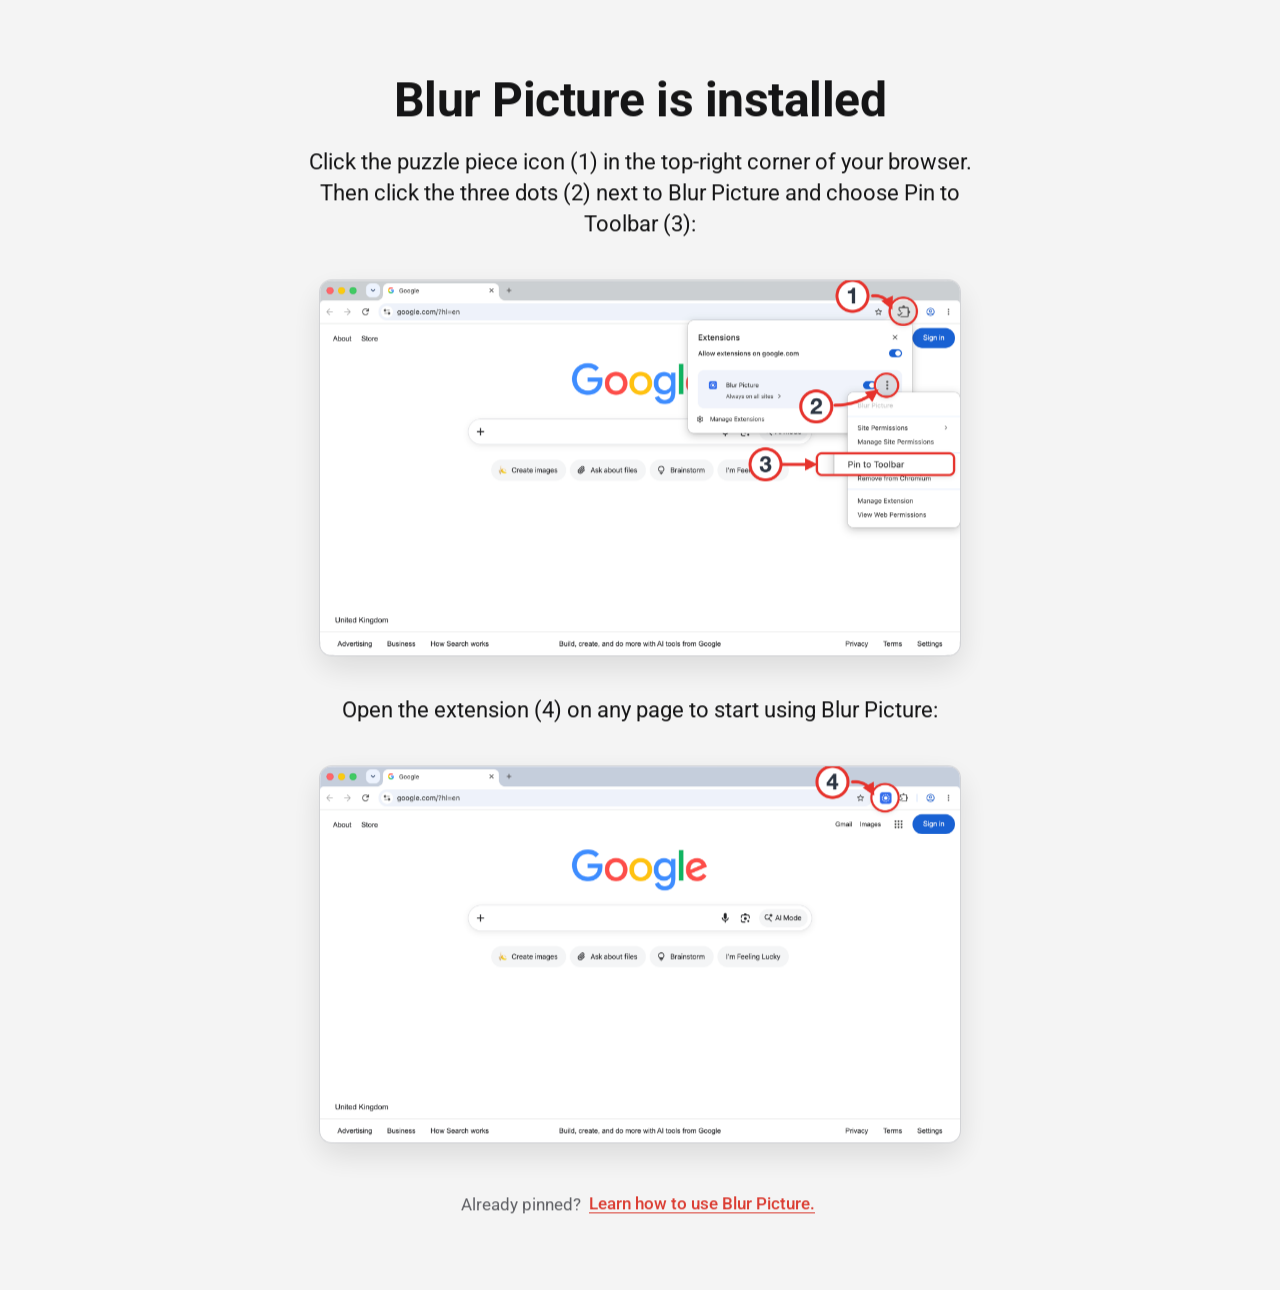
<file: index.html>
<!DOCTYPE html>
<html lang="en">
<head>
  <meta charset="UTF-8">
  <title>Blur Picture</title>
  <meta name="robots" content="noindex">
  <meta http-equiv="refresh" content="0; url=welcome/">
  <link rel="canonical" href="welcome/">
</head>
<body>
  <p><a href="welcome/">Blur Picture</a> · <a href="privacy/">Privacy Policy</a></p>
</body>
</html>
</file>
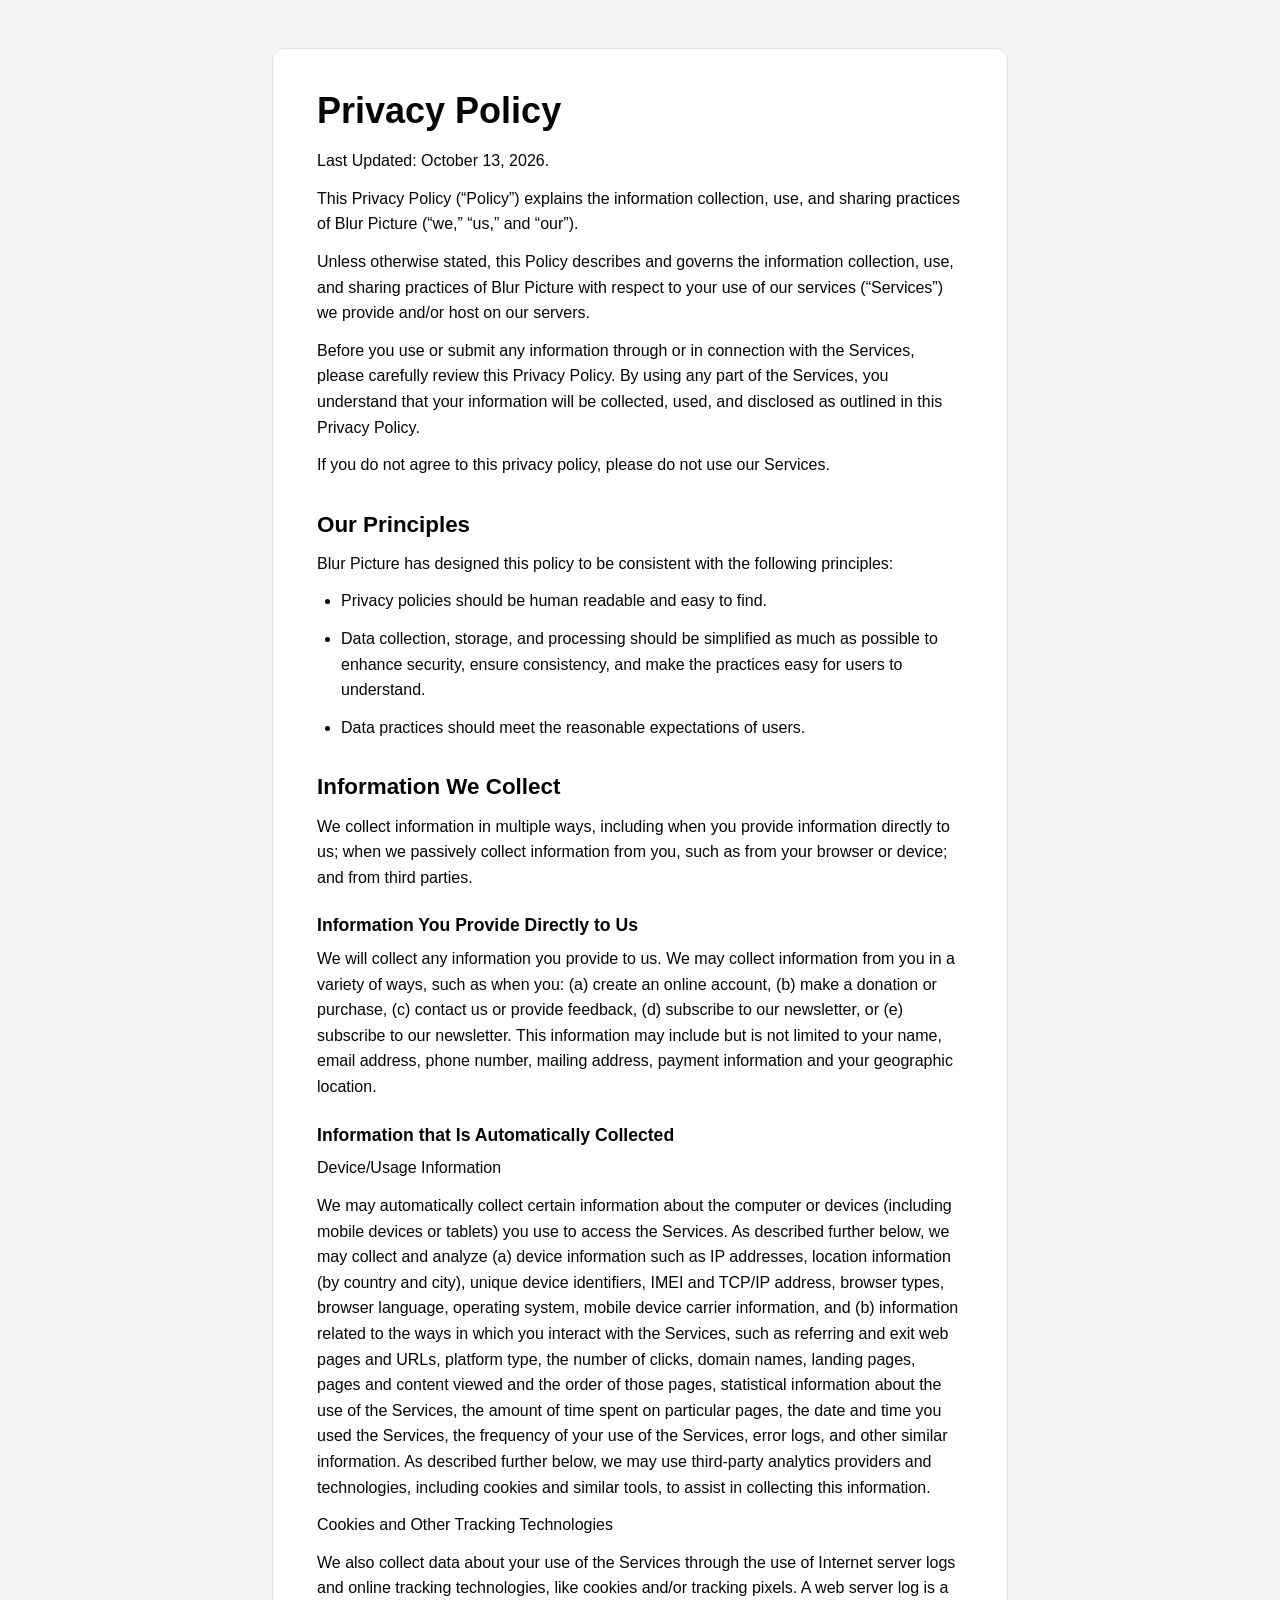
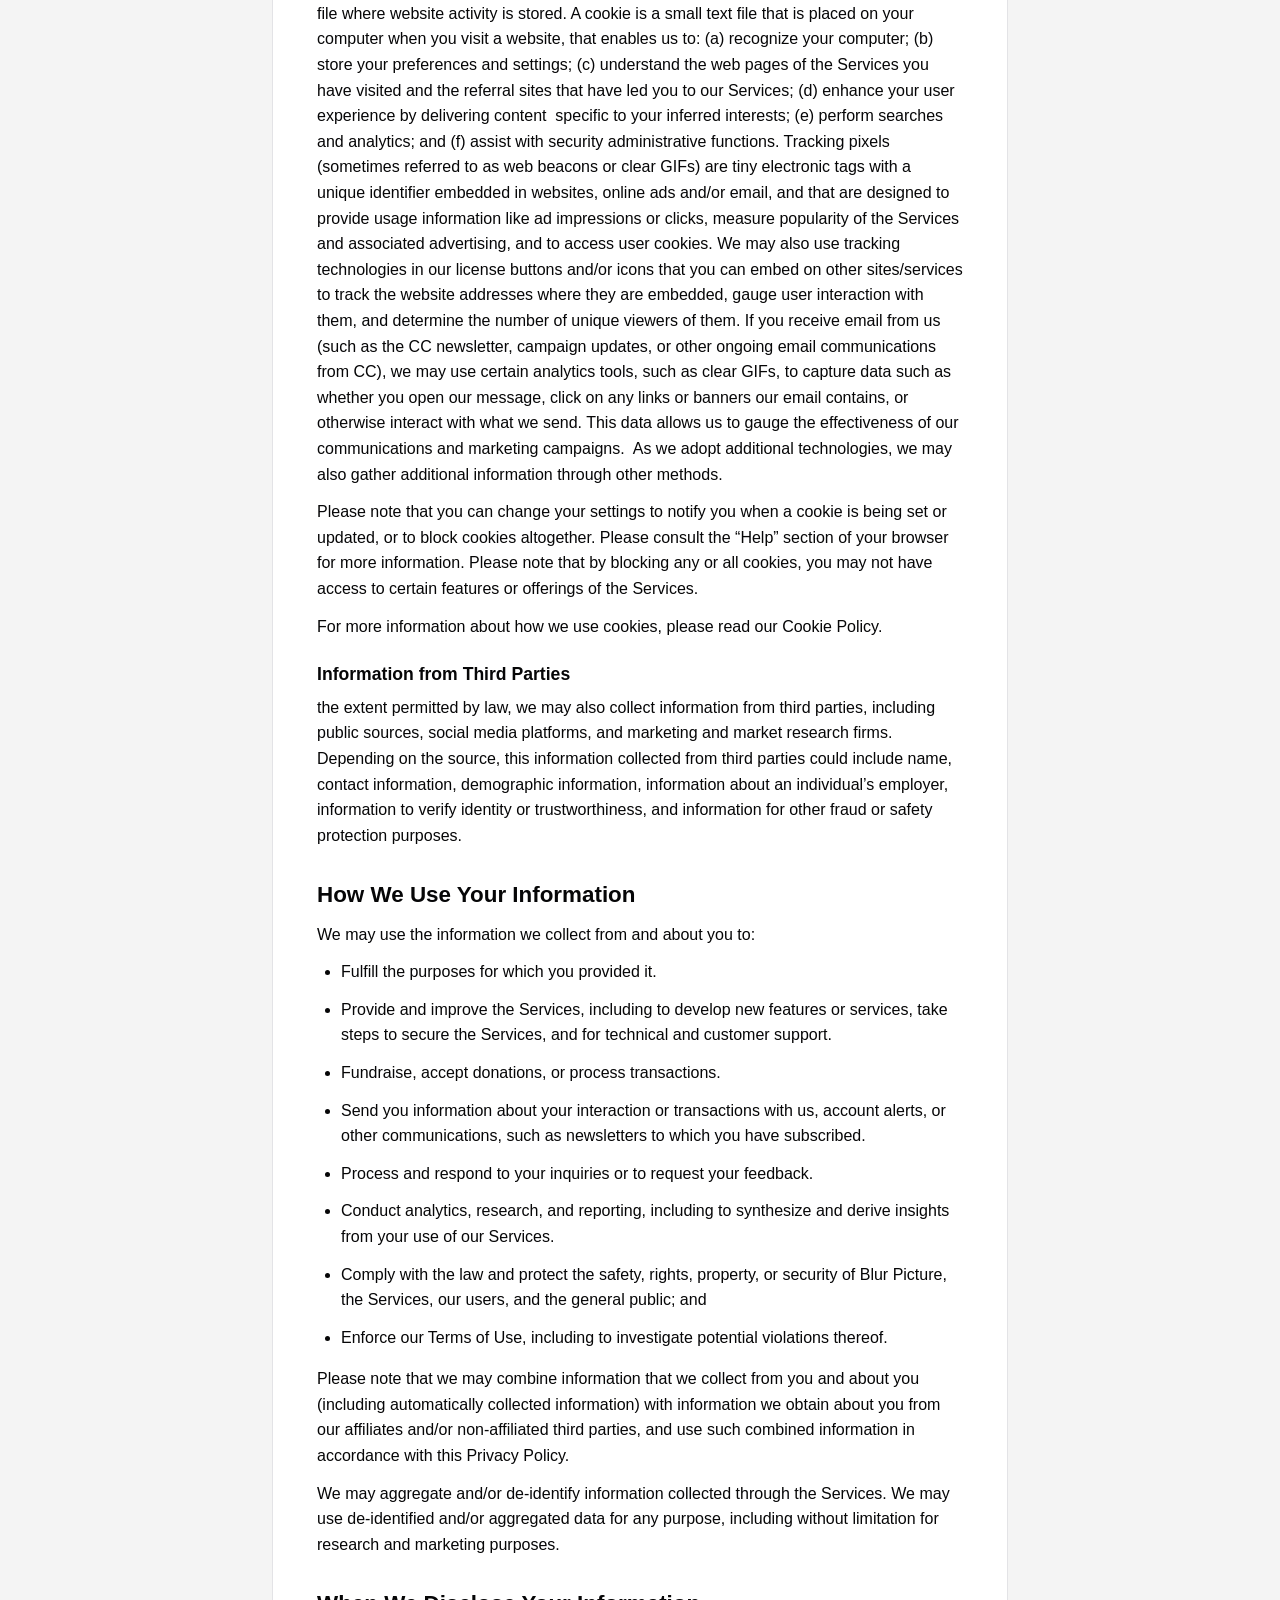
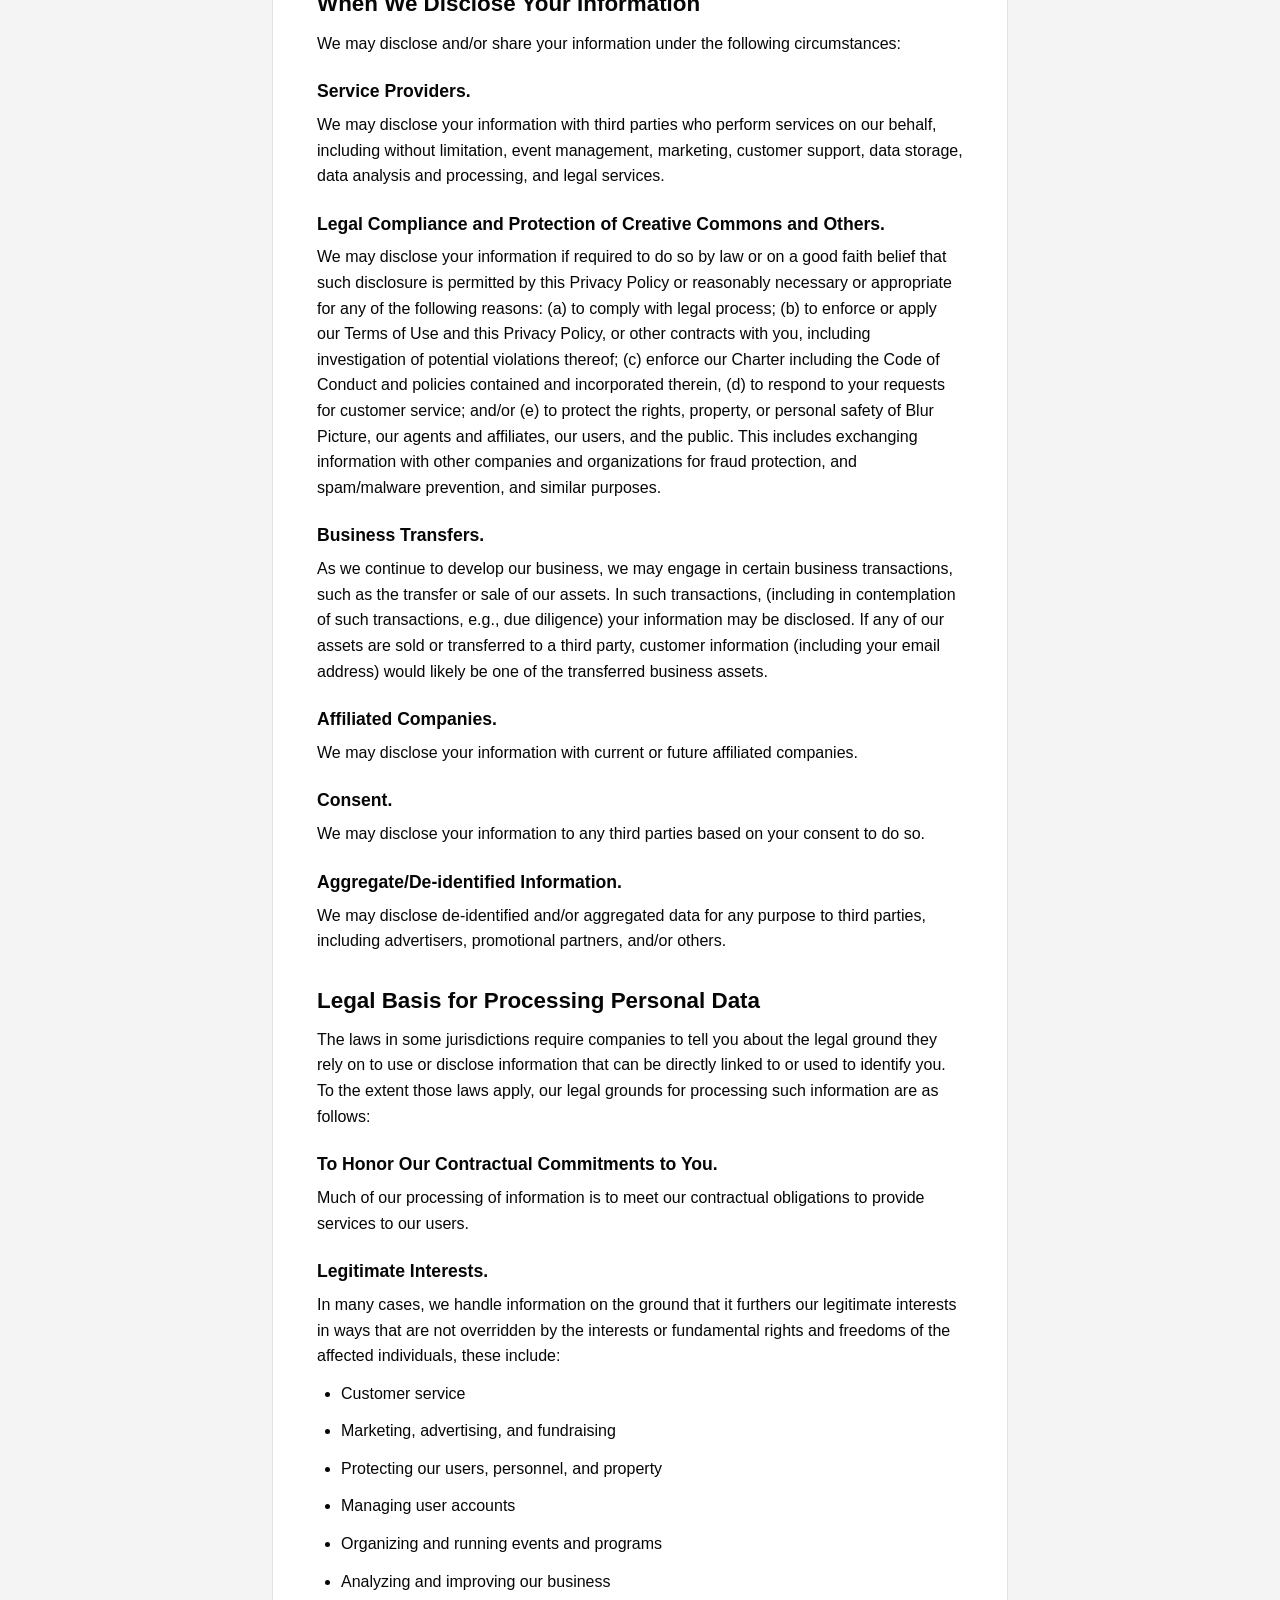
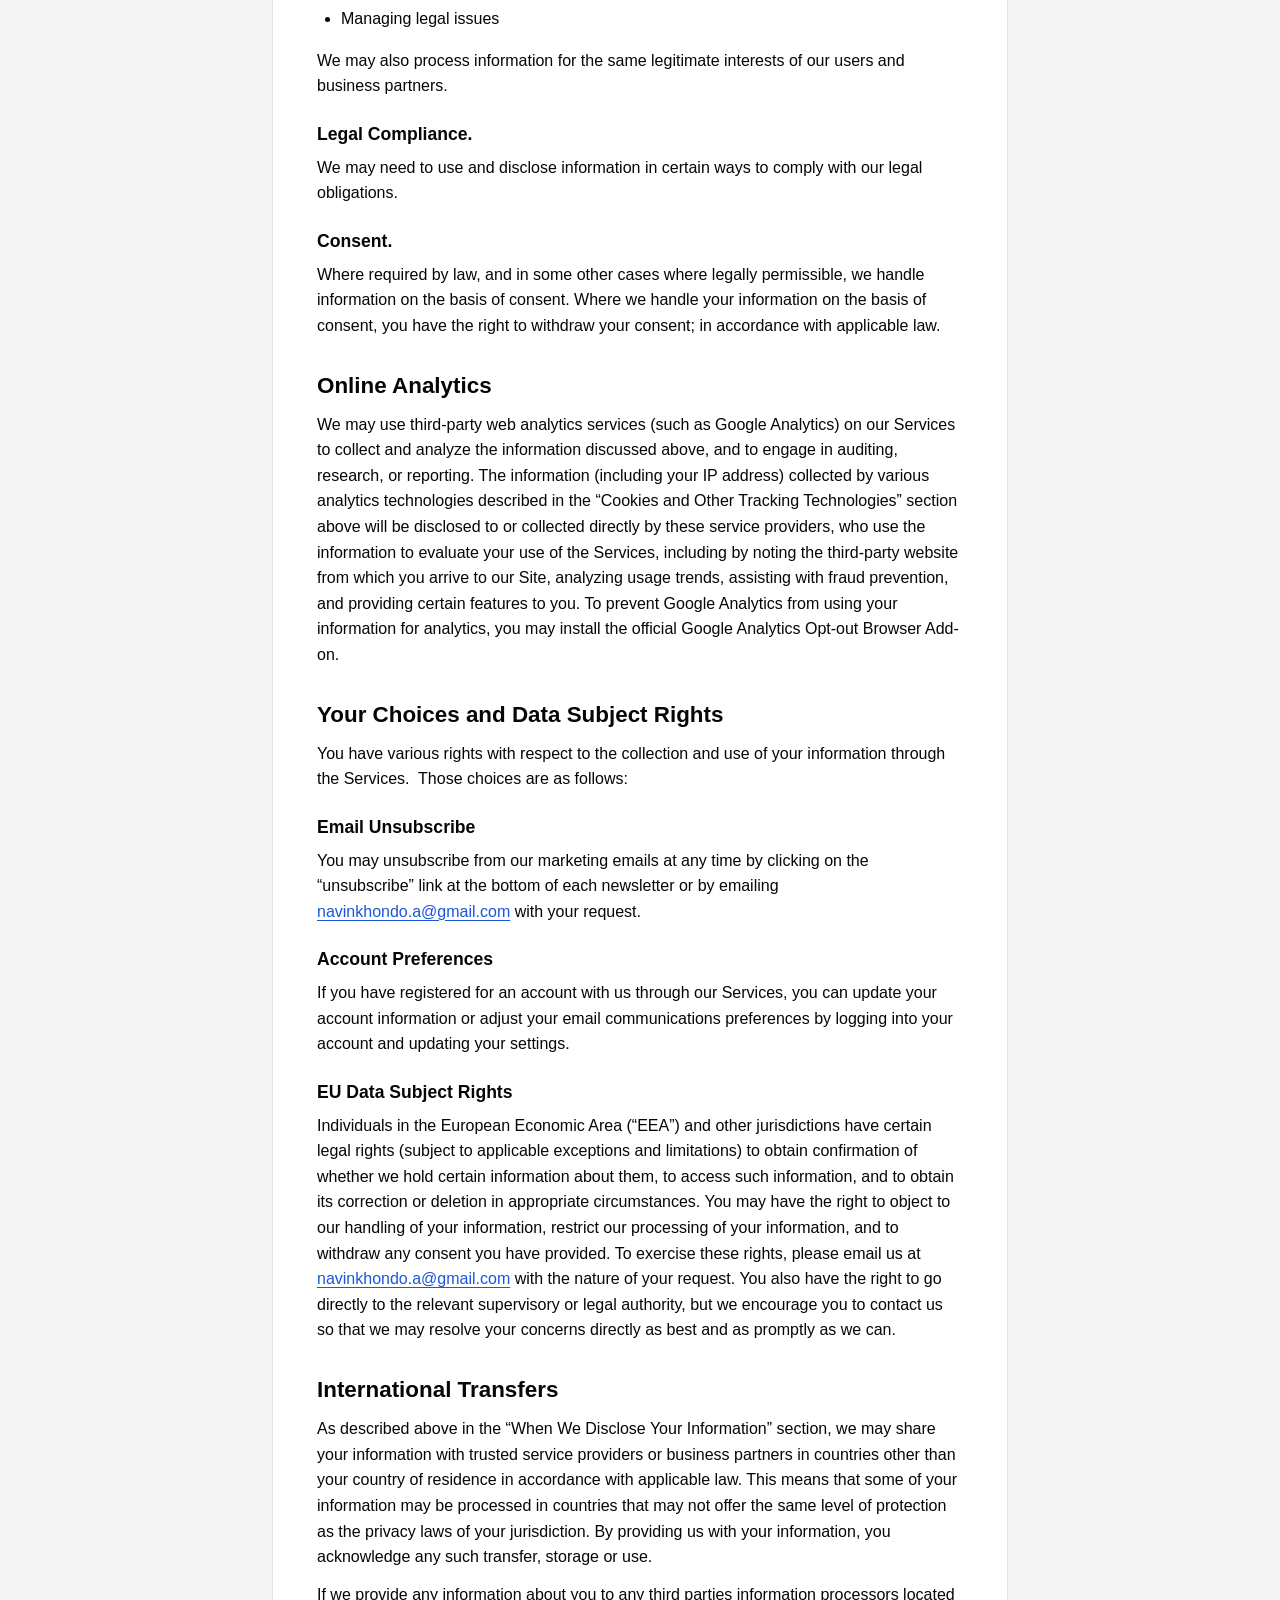
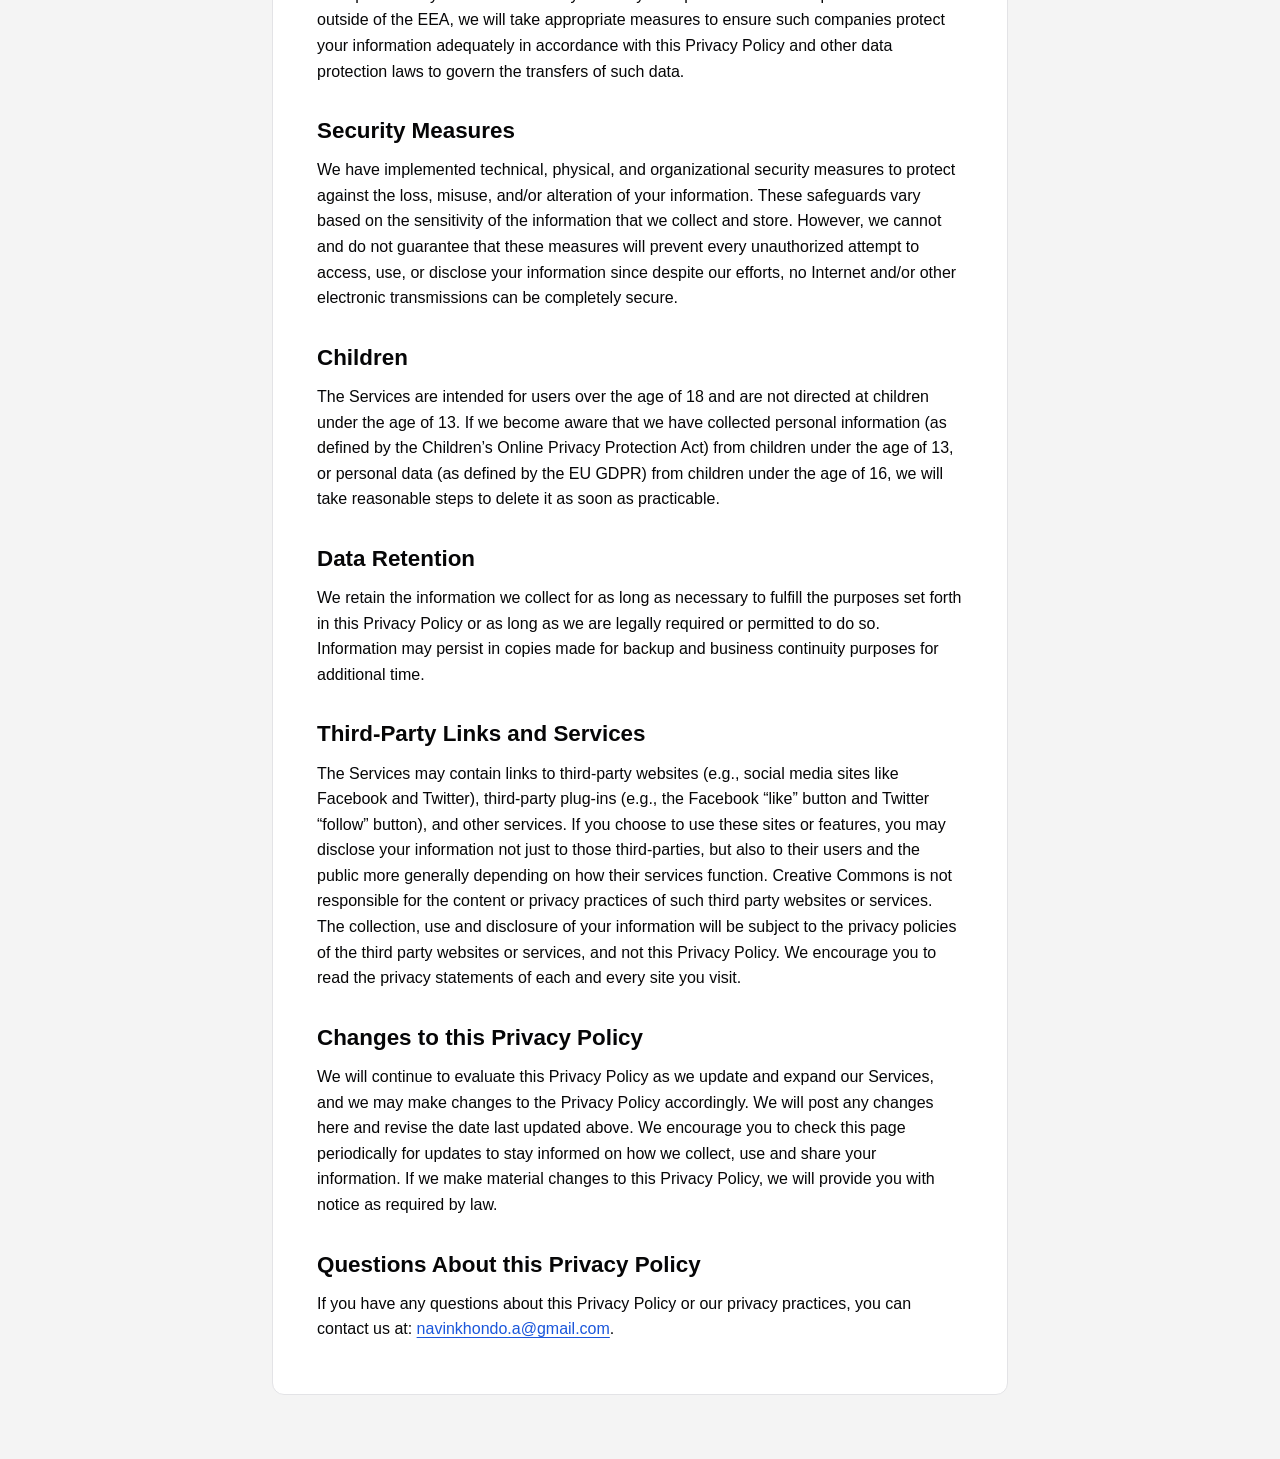
<file: privacy/index.html>
<!DOCTYPE html>
<html lang="en">
<head>
  <meta charset="UTF-8">
  <meta name="viewport" content="width=device-width, initial-scale=1">
  <title>Privacy Policy | Blur Picture</title>
  <meta name="robots" content="noindex">
  <link rel="icon" type="image/png" sizes="128x128" href="../welcome/img/icon-128.png">
  <link rel="icon" type="image/png" sizes="48x48" href="../welcome/img/icon-48.png">
  <style>
    body { margin: 0; background: #f4f4f4; color: #060607; font-family: Roboto, -apple-system, "Segoe UI", Helvetica, Arial, sans-serif; font-size: 1rem; line-height: 1.6; }
    .page { max-width: 46rem; margin: 0 auto; padding: 3rem 1rem 4rem; }
    .doc { background: #fff; border: 1px solid #e3e3e6; border-radius: 0.75rem; padding: 2.5rem 2.75rem; }
    h1 { margin: 0 0 1rem; font-size: 2.25rem; line-height: 1.2; }
    h2 { margin: 2rem 0 0.75rem; font-size: 1.4rem; line-height: 1.3; }
    h3 { margin: 1.5rem 0 0.5rem; font-size: 1.1rem; line-height: 1.35; }
    p, li { margin: 0 0 0.75rem; }
    ul { margin: 0 0 1rem; padding-left: 1.5rem; }
    a { color: #1a56db; text-underline-offset: 0.2em; overflow-wrap: anywhere; }
    @media (max-width: 720px) { .page { padding-top: 1.5rem; } .doc { padding: 1.5rem 1.25rem; } h1 { font-size: 1.9rem; } }
  </style>
</head>
<body>
  <main class="page">
    <article class="doc">
      <h1>Privacy Policy</h1>
      <p>Last Updated: October 13, 2026.</p>
      <p>This Privacy Policy (“Policy”) explains the information collection, use, and sharing practices of Blur Picture (“we,” “us,” and “our”).</p>
      <p>Unless otherwise stated, this Policy describes and governs the information collection, use, and sharing practices of Blur Picture with respect to your use of our services (“Services”) we provide and/or host on our servers.</p>
      <p>Before you use or submit any information through or in connection with the Services, please carefully review this Privacy Policy. By using any part of the Services, you understand that your information will be collected, used, and disclosed as outlined in this Privacy Policy.</p>
      <p>If you do not agree to this privacy policy, please do not use our Services.</p>
      <h2>Our Principles</h2>
      <p>Blur Picture has designed this policy to be consistent with the following principles:</p>
      <ul>
      <li>Privacy policies should be human readable and easy to find.</li>
      <li>Data collection, storage, and processing should be simplified as much as possible to enhance security, ensure consistency, and make the practices easy for users to understand.</li>
      <li>Data practices should meet the reasonable expectations of users.</li>
      </ul>
      <h2>Information We Collect</h2>
      <p>We collect information in multiple ways, including when you provide information directly to us; when we passively collect information from you, such as from your browser or device; and from third parties.</p>
      <h3>Information You Provide Directly to Us</h3>
      <p>We will collect any information you provide to us. We may collect information from you in a variety of ways, such as when you: (a) create an online account, (b) make a donation or purchase, (c) contact us or provide feedback, (d) subscribe to our newsletter, or (e) subscribe to our newsletter. This information may include but is not limited to your name, email address, phone number, mailing address, payment information and your geographic location.</p>
      <h3>Information that Is Automatically Collected</h3>
      <p>Device/Usage Information</p>
      <p>We may automatically collect certain information about the computer or devices (including mobile devices or tablets) you use to access the Services. As described further below, we may collect and analyze (a) device information such as IP addresses, location information (by country and city), unique device identifiers, IMEI and TCP/IP address, browser types, browser language, operating system, mobile device carrier information, and (b) information related to the ways in which you interact with the Services, such as referring and exit web pages and URLs, platform type, the number of clicks, domain names, landing pages, pages and content viewed and the order of those pages, statistical information about the use of the Services, the amount of time spent on particular pages, the date and time you used the Services, the frequency of your use of the Services, error logs, and other similar information. As described further below, we may use third-party analytics providers and technologies, including cookies and similar tools, to assist in collecting this information.</p>
      <p>Cookies and Other Tracking Technologies</p>
      <p>We also collect data about your use of the Services through the use of Internet server logs and online tracking technologies, like cookies and/or tracking pixels. A web server log is a file where website activity is stored. A cookie is a small text file that is placed on your computer when you visit a website, that enables us to: (a) recognize your computer; (b) store your preferences and settings; (c) understand the web pages of the Services you have visited and the referral sites that have led you to our Services; (d) enhance your user experience by delivering content  specific to your inferred interests; (e) perform searches and analytics; and (f) assist with security administrative functions. Tracking pixels (sometimes referred to as web beacons or clear GIFs) are tiny electronic tags with a unique identifier embedded in websites, online ads and/or email, and that are designed to provide usage information like ad impressions or clicks, measure popularity of the Services and associated advertising, and to access user cookies. We may also use tracking technologies in our license buttons and/or icons that you can embed on other sites/services to track the website addresses where they are embedded, gauge user interaction with them, and determine the number of unique viewers of them. If you receive email from us (such as the CC newsletter, campaign updates, or other ongoing email communications from CC), we may use certain analytics tools, such as clear GIFs, to capture data such as whether you open our message, click on any links or banners our email contains, or otherwise interact with what we send. This data allows us to gauge the effectiveness of our communications and marketing campaigns.  As we adopt additional technologies, we may also gather additional information through other methods.</p>
      <p>Please note that you can change your settings to notify you when a cookie is being set or updated, or to block cookies altogether. Please consult the “Help” section of your browser for more information. Please note that by blocking any or all cookies, you may not have access to certain features or offerings of the Services.</p>
      <p>For more information about how we use cookies, please read our Cookie Policy.</p>
      <h3>Information from Third Parties</h3>
      <p>the extent permitted by law, we may also collect information from third parties, including public sources, social media platforms, and marketing and market research firms. Depending on the source, this information collected from third parties could include name, contact information, demographic information, information about an individual’s employer, information to verify identity or trustworthiness, and information for other fraud or safety protection purposes.</p>
      <h2>How We Use Your Information</h2>
      <p>We may use the information we collect from and about you to:</p>
      <ul>
      <li>Fulfill the purposes for which you provided it.</li>
      <li>Provide and improve the Services, including to develop new features or services, take steps to secure the Services, and for technical and customer support.</li>
      <li>Fundraise, accept donations, or process transactions.</li>
      <li>Send you information about your interaction or transactions with us, account alerts, or other communications, such as newsletters to which you have subscribed.</li>
      <li>Process and respond to your inquiries or to request your feedback.</li>
      <li>Conduct analytics, research, and reporting, including to synthesize and derive insights from your use of our Services.</li>
      <li>Comply with the law and protect the safety, rights, property, or security of Blur Picture, the Services, our users, and the general public; and</li>
      <li>Enforce our Terms of Use, including to investigate potential violations thereof.</li>
      </ul>
      <p>Please note that we may combine information that we collect from you and about you (including automatically collected information) with information we obtain about you from our affiliates and/or non-affiliated third parties, and use such combined information in accordance with this Privacy Policy.</p>
      <p>We may aggregate and/or de-identify information collected through the Services. We may use de-identified and/or aggregated data for any purpose, including without limitation for research and marketing purposes.</p>
      <h2>When We Disclose Your Information</h2>
      <p>We may disclose and/or share your information under the following circumstances:</p>
      <h3>Service Providers.</h3>
      <p>We may disclose your information with third parties who perform services on our behalf, including without limitation, event management, marketing, customer support, data storage, data analysis and processing, and legal services.</p>
      <h3>Legal Compliance and Protection of Creative Commons and Others.</h3>
      <p>We may disclose your information if required to do so by law or on a good faith belief that such disclosure is permitted by this Privacy Policy or reasonably necessary or appropriate for any of the following reasons: (a) to comply with legal process; (b) to enforce or apply our Terms of Use and this Privacy Policy, or other contracts with you, including investigation of potential violations thereof; (c) enforce our Charter including the Code of Conduct and policies contained and incorporated therein, (d) to respond to your requests for customer service; and/or (e) to protect the rights, property, or personal safety of Blur Picture, our agents and affiliates, our users, and the public. This includes exchanging information with other companies and organizations for fraud protection, and spam/malware prevention, and similar purposes.</p>
      <h3>Business Transfers.</h3>
      <p>As we continue to develop our business, we may engage in certain business transactions, such as the transfer or sale of our assets. In such transactions, (including in contemplation of such transactions, e.g., due diligence) your information may be disclosed. If any of our assets are sold or transferred to a third party, customer information (including your email address) would likely be one of the transferred business assets.</p>
      <h3>Affiliated Companies.</h3>
      <p>We may disclose your information with current or future affiliated companies.</p>
      <h3>Consent.</h3>
      <p>We may disclose your information to any third parties based on your consent to do so.</p>
      <h3>Aggregate/De-identified Information.</h3>
      <p>We may disclose de-identified and/or aggregated data for any purpose to third parties, including advertisers, promotional partners, and/or others.</p>
      <h2>Legal Basis for Processing Personal Data</h2>
      <p>The laws in some jurisdictions require companies to tell you about the legal ground they rely on to use or disclose information that can be directly linked to or used to identify you. To the extent those laws apply, our legal grounds for processing such information are as follows:</p>
      <h3>To Honor Our Contractual Commitments to You.</h3>
      <p>Much of our processing of information is to meet our contractual obligations to provide services to our users.</p>
      <h3>Legitimate Interests.</h3>
      <p>In many cases, we handle information on the ground that it furthers our legitimate interests in ways that are not overridden by the interests or fundamental rights and freedoms of the affected individuals, these include:</p>
      <ul>
      <li>Customer service</li>
      <li>Marketing, advertising, and fundraising</li>
      <li>Protecting our users, personnel, and property</li>
      <li>Managing user accounts</li>
      <li>Organizing and running events and programs</li>
      <li>Analyzing and improving our business</li>
      <li>Managing legal issues</li>
      </ul>
      <p>We may also process information for the same legitimate interests of our users and business partners.</p>
      <h3>Legal Compliance.</h3>
      <p>We may need to use and disclose information in certain ways to comply with our legal obligations.</p>
      <h3>Consent.</h3>
      <p>Where required by law, and in some other cases where legally permissible, we handle information on the basis of consent. Where we handle your information on the basis of consent, you have the right to withdraw your consent; in accordance with applicable law.</p>
      <h2>Online Analytics</h2>
      <p>We may use third-party web analytics services (such as Google Analytics) on our Services to collect and analyze the information discussed above, and to engage in auditing, research, or reporting. The information (including your IP address) collected by various analytics technologies described in the “Cookies and Other Tracking Technologies” section above will be disclosed to or collected directly by these service providers, who use the information to evaluate your use of the Services, including by noting the third-party website from which you arrive to our Site, analyzing usage trends, assisting with fraud prevention, and providing certain features to you. To prevent Google Analytics from using your information for analytics, you may install the official Google Analytics Opt-out Browser Add-on.</p>
      <h2>Your Choices and Data Subject Rights</h2>
      <p>You have various rights with respect to the collection and use of your information through the Services.  Those choices are as follows:</p>
      <h3>Email Unsubscribe</h3>
      <p>You may unsubscribe from our marketing emails at any time by clicking on the “unsubscribe” link at the bottom of each newsletter or by emailing <a href="mailto:navinkhondo.a@gmail.com">navinkhondo.a@gmail.com</a> with your request.</p>
      <h3>Account Preferences</h3>
      <p>If you have registered for an account with us through our Services, you can update your account information or adjust your email communications preferences by logging into your account and updating your settings.</p>
      <h3>EU Data Subject Rights</h3>
      <p>Individuals in the European Economic Area (“EEA”) and other jurisdictions have certain legal rights (subject to applicable exceptions and limitations) to obtain confirmation of whether we hold certain information about them, to access such information, and to obtain its correction or deletion in appropriate circumstances. You may have the right to object to our handling of your information, restrict our processing of your information, and to withdraw any consent you have provided. To exercise these rights, please email us at <a href="mailto:navinkhondo.a@gmail.com">navinkhondo.a@gmail.com</a> with the nature of your request. You also have the right to go directly to the relevant supervisory or legal authority, but we encourage you to contact us so that we may resolve your concerns directly as best and as promptly as we can.</p>
      <h2>International Transfers</h2>
      <p>As described above in the “When We Disclose Your Information” section, we may share your information with trusted service providers or business partners in countries other than your country of residence in accordance with applicable law. This means that some of your information may be processed in countries that may not offer the same level of protection as the privacy laws of your jurisdiction. By providing us with your information, you acknowledge any such transfer, storage or use.</p>
      <p>If we provide any information about you to any third parties information processors located outside of the EEA, we will take appropriate measures to ensure such companies protect your information adequately in accordance with this Privacy Policy and other data protection laws to govern the transfers of such data.</p>
      <h2>Security Measures</h2>
      <p>We have implemented technical, physical, and organizational security measures to protect against the loss, misuse, and/or alteration of your information. These safeguards vary based on the sensitivity of the information that we collect and store. However, we cannot and do not guarantee that these measures will prevent every unauthorized attempt to access, use, or disclose your information since despite our efforts, no Internet and/or other electronic transmissions can be completely secure.</p>
      <h2>Children</h2>
      <p>The Services are intended for users over the age of 18 and are not directed at children under the age of 13. If we become aware that we have collected personal information (as defined by the Children’s Online Privacy Protection Act) from children under the age of 13, or personal data (as defined by the EU GDPR) from children under the age of 16, we will take reasonable steps to delete it as soon as practicable.</p>
      <h2>Data Retention</h2>
      <p>We retain the information we collect for as long as necessary to fulfill the purposes set forth in this Privacy Policy or as long as we are legally required or permitted to do so. Information may persist in copies made for backup and business continuity purposes for additional time.</p>
      <h2>Third-Party Links and Services</h2>
      <p>The Services may contain links to third-party websites (e.g., social media sites like Facebook and Twitter), third-party plug-ins (e.g., the Facebook “like” button and Twitter “follow” button), and other services. If you choose to use these sites or features, you may disclose your information not just to those third-parties, but also to their users and the public more generally depending on how their services function. Creative Commons is not responsible for the content or privacy practices of such third party websites or services. The collection, use and disclosure of your information will be subject to the privacy policies of the third party websites or services, and not this Privacy Policy. We encourage you to read the privacy statements of each and every site you visit.</p>
      <h2>Changes to this Privacy Policy</h2>
      <p>We will continue to evaluate this Privacy Policy as we update and expand our Services, and we may make changes to the Privacy Policy accordingly. We will post any changes here and revise the date last updated above. We encourage you to check this page periodically for updates to stay informed on how we collect, use and share your information. If we make material changes to this Privacy Policy, we will provide you with notice as required by law.</p>
      <h2>Questions About this Privacy Policy</h2>
      <p>If you have any questions about this Privacy Policy or our privacy practices, you can contact us at: <a href="mailto:navinkhondo.a@gmail.com">navinkhondo.a@gmail.com</a>.</p>
    </article>
  </main>
</body>
</html>
</file>
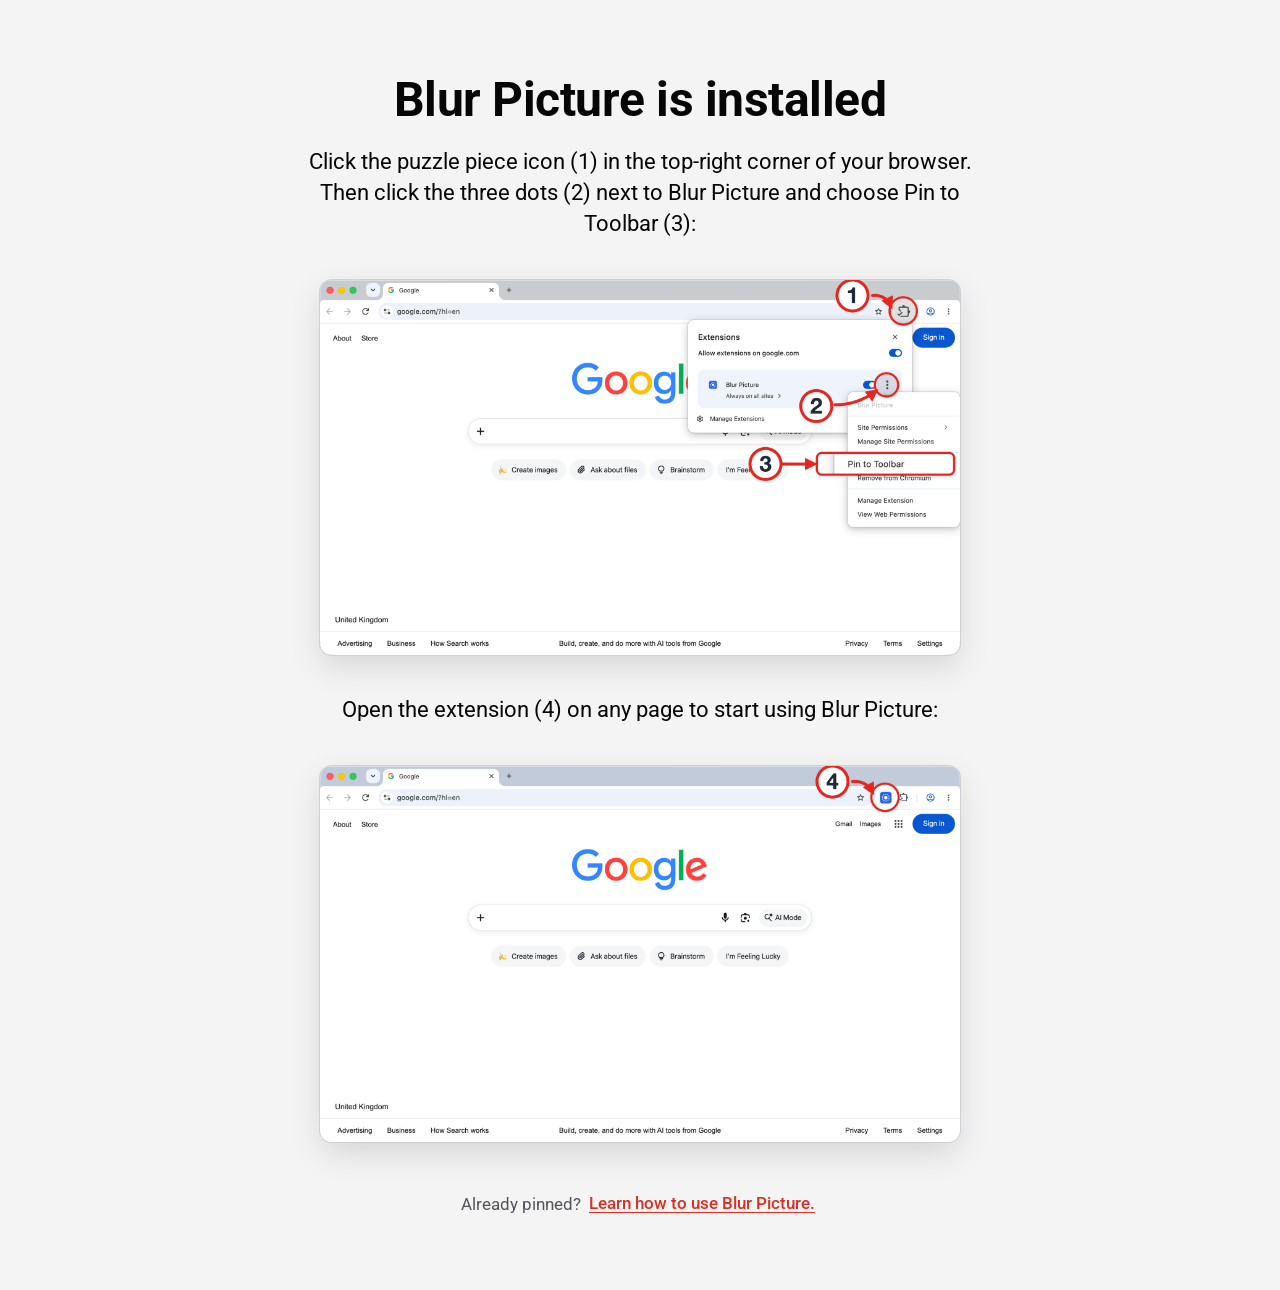
<file: welcome/index.html>
<!DOCTYPE html>
<html lang="en">
<head>
  <meta charset="UTF-8">
  <meta name="viewport" content="width=device-width, initial-scale=1">
  <title>Welcome to Blur Picture!</title>
  <meta name="description" content="Blur Picture is installed. Pin it to the toolbar to learn how to blur faces and text in any picture.">
  <meta name="robots" content="noindex">
  <link rel="icon" type="image/png" sizes="128x128" href="img/icon-128.png">
  <link rel="icon" type="image/png" sizes="48x48" href="img/icon-48.png">
  <link rel="apple-touch-icon" href="img/icon-128.png">
  <link rel="preconnect" href="https://fonts.googleapis.com">
  <link rel="preconnect" href="https://fonts.gstatic.com" crossorigin>
  <link rel="stylesheet" href="https://fonts.googleapis.com/css2?family=Roboto:wght@400;500;700&display=swap">
  <link rel="stylesheet" href="styles.css">
</head>
<!-- Default is "pin": without JS the user still gets the pin guide. -->
<body data-mode="pin">
  <main class="page">

    <!-- Mode 1: the extension is hidden in the puzzle menu -->
    <section class="mode mode-pin" aria-labelledby="pin-title">
      <h1 id="pin-title">Blur Picture is installed</h1>
      <p class="lead">Click the puzzle piece icon (1) in the top-right corner of your browser. Then click the three dots (2) next to Blur Picture and choose Pin to Toolbar (3):</p>
      <figure class="shot">
        <img src="img/pin-steps.png" width="2072" height="1216" alt="Chrome toolbar: the puzzle piece (1) opens the Extensions menu, the three dots (2) next to Blur Picture open its menu, and Pin to Toolbar (3) keeps it on the toolbar.">
      </figure>
      <p class="lead">Open the extension (4) on any page to start using Blur Picture:</p>
      <figure class="shot">
        <img src="img/open-extension.png" width="2072" height="1216" alt="The Blur Picture icon (4) is pinned to the Chrome toolbar." loading="lazy">
      </figure>
      <p class="switch">
        Already pinned? <a href="#usage" data-switch="usage">Learn how to use Blur Picture.</a>
      </p>
    </section>

    <!-- Mode 2: the extension is already on the toolbar -->
    <section class="mode mode-usage" aria-labelledby="usage-title">
      <h1 id="usage-title">Blur Picture is ready</h1>
      <p class="lead">It’s already in your toolbar. Here’s how to get the most out of it:</p>

      <figure class="shot shot-toolbar">
        <picture>
          <source media="(max-width: 720px)" srcset="img/toolbar-click-mobile.png" width="890" height="243">
          <img src="img/toolbar-click.png" width="2072" height="243" alt="Click the Blur Picture icon on the Chrome toolbar.">
        </picture>
        <figcaption>Click the Blur Picture icon on any page to open the editor.</figcaption>
      </figure>

      <ol class="steps">
        <li class="step">
          <div class="step-text">
            <h2><span class="num">1</span>Upload a picture</h2>
            <p>Click <b>Upload image</b> and choose a picture from your computer.</p>
          </div>
          <figure class="popup"><img src="img/usage-upload.png" width="680" height="640" alt="Blur Picture Editor with an Upload Image button" loading="lazy"></figure>
        </li>

        <li class="step">
          <div class="step-text">
            <h2><span class="num">2</span>Hide faces and text</h2>
            <p>Drag over the part you want to hide — a face, name, or license plate. It will be blurred right away.</p>
          </div>
          <figure class="popup"><img src="img/usage-blur.png" width="680" height="642" alt="A picture in Blur Picture with the face and license plate blurred." loading="lazy"></figure>
        </li>

        <li class="step">
          <div class="step-text">
            <h2><span class="num">3</span>Download results</h2>
            <p>Click <b>Download</b>. To change the format, click the arrow next to it and choose <b>PNG</b>, <b>JPG</b>, or <b>WebP</b>.</p>
          </div>
          <figure class="popup"><img src="img/usage-download.png" width="680" height="642" alt="The Download button supports PNG, JPG, and WebP formats." loading="lazy"></figure>
        </li>
      </ol>

      <p class="switch">
        Don’t see the icon in your toolbar? <a href="#pin" data-switch="pin">Learn how to pin it.</a>
      </p>
    </section>

  </main>
  <script src="app.js"></script>
</body>
</html>
</file>
<file: welcome/styles.css>
/* Study Timer welcome page — keeps the look of the original study-timer.pro/welcome page:
   light grey canvas, Roboto, large bold title, wide Chrome screenshots. */
:root {
  --background: #f4f4f4;
  --foreground: #060607;
  --muted: #55565b;
  --card: #ffffff;
  --border: #e3e3e6;
  --primary: #d93025;          /* red of the step markers in the screenshots */
  --focus: #fbbf24;            /* badge color during focus (from the extension) */
  --break: #60a5fa;            /* badge color during breaks (from the extension) */
  --ring: rgba(217, 48, 37, 0.35);
  --radius: 0.75rem;
}

* { box-sizing: border-box; }

html { -webkit-text-size-adjust: 100%; }

body {
  margin: 0;
  background: var(--background);
  color: var(--foreground);
  font-family: Roboto, -apple-system, "Segoe UI", Helvetica, Arial, sans-serif;
  font-size: 1rem;
  line-height: 1.5;
}

.page {
  max-width: 57rem;
  margin: 0 auto;
  padding: 4.5rem 1rem 4rem;
}

/* Only the section that matches body[data-mode] is visible. */
.mode { display: none; }
body[data-mode="pin"] .mode-pin,
body[data-mode="usage"] .mode-usage { display: block; animation: fade-in 0.25s ease-out; }

@keyframes fade-in { from { opacity: 0; transform: translateY(6px); } to { opacity: 1; transform: none; } }

h1 {
  margin: 0 0 1.25rem;
  text-align: center;
  font-size: clamp(2rem, 5vw, 3rem);
  font-weight: 700;
  line-height: 1.15;
  letter-spacing: -0.01em;
}

.lead {
  max-width: 42rem;
  margin: 0 auto 2.5rem;
  text-align: center;
  font-size: clamp(1.0625rem, 2.2vw, 1.375rem);
  line-height: 1.4;
}

.shot { margin: 0 0 3.5rem; }
.shot img {
  display: block;
  width: 100%;
  height: auto;
  border-radius: var(--radius);
}
.shot figcaption {
  margin-top: 1rem;
  text-align: center;
  color: var(--muted);
  font-size: 1.0625rem;
}

/* Usage guide steps: text on the left, real popup screenshot on the right. */
.steps {
  list-style: none;
  margin: 0;
  padding: 0;
  display: grid;
  gap: 1.25rem;
}
.step {
  display: grid;
  grid-template-columns: minmax(0, 1fr) 17rem;
  gap: 2rem;
  align-items: center;
  padding: 1.75rem;
  background: var(--card);
  border: 1px solid var(--border);
  border-radius: var(--radius);
  box-shadow: 0 1px 2px rgba(0, 0, 0, 0.04);
}
.step h2 {
  display: flex;
  align-items: center;
  gap: 0.75rem;
  margin: 0 0 0.75rem;
  font-size: 1.5rem;
  font-weight: 700;
  line-height: 1.25;
}
.step p { margin: 0 0 0.75rem; font-size: 1.0625rem; }
.step p:last-child { margin-bottom: 0; }

.num {
  flex: none;
  display: inline-grid;
  place-items: center;
  width: 2.25rem;
  height: 2.25rem;
  border: 2px solid var(--primary);
  border-radius: 50%;
  color: var(--primary);
  font-size: 1.125rem;
  font-weight: 700;
}

.popup { margin: 0; }
.popup img {
  display: block;
  width: 100%;
  height: auto;
  border: 1px solid var(--border);
  border-radius: 0.5rem;
  box-shadow: 0 6px 20px rgba(0, 0, 0, 0.08);
}

/* Inline Lucide-style icons next to the button names. */
.ico-inline { white-space: nowrap; font-weight: 700; }
.ico-inline svg {
  width: 1.05em;
  height: 1.05em;
  margin: 0 0.25em 0 0.05em;
  vertical-align: -0.15em;
  fill: none;
  stroke: currentColor;
  stroke-width: 2;
  stroke-linecap: round;
  stroke-linejoin: round;
}

.dot {
  display: inline-block;
  width: 0.7em;
  height: 0.7em;
  margin: 0 0.3em 0 0.1em;
  border-radius: 50%;
  vertical-align: 0;
}
.dot-focus { background: var(--focus); }
.dot-break { background: var(--break); }

.kbd {
  display: inline-block;
  padding: 0.05em 0.45em;
  border: 1px solid var(--border);
  border-bottom-width: 2px;
  border-radius: 0.375rem;
  background: var(--card);
  font-family: inherit;
  font-size: 0.95em;
  font-weight: 500;
  white-space: nowrap;
}

.switch {
  margin: 2.5rem 0 0;
  text-align: center;
  color: var(--muted);
  font-size: 1.0625rem;
}
.switch a {
  display: inline-block;
  min-height: 2.75rem;
  padding: 0.6rem 0.25rem;
  color: var(--primary);
  font-weight: 500;
  text-underline-offset: 0.2em;
}
a:focus-visible {
  outline: 3px solid var(--ring);
  outline-offset: 2px;
  border-radius: 0.25rem;
}

@media (max-width: 720px) {
  .page { padding-top: 2.5rem; }
  .lead { margin-bottom: 1.75rem; }
  .shot { margin-bottom: 2.5rem; }
  .step { grid-template-columns: 1fr; gap: 1.25rem; padding: 1.25rem; }
  .step h2 { font-size: 1.3rem; }
  .popup { max-width: 17rem; margin: 0 auto; width: 100%; }
}

@media (prefers-reduced-motion: reduce) {
  body[data-mode] .mode { animation: none; }
}

/* Blur Picture: a clear frame around the browser screenshots, so they read as pictures of the browser
   and not as part of this page (module 3, mistakes 6 and 11). */
.shot img { box-shadow: 0 0 0 1px #cfd0d4, 0 12px 32px rgba(0, 0, 0, 0.12); }
/* Smaller screenshots with space on both sides, so the next screenshot peeks out above the fold (theory, item 9). */
.mode-pin .shot { max-width: 40rem; margin-left: auto; margin-right: auto; }
.mode-pin .shot { margin-bottom: 2.5rem; }
</file>
